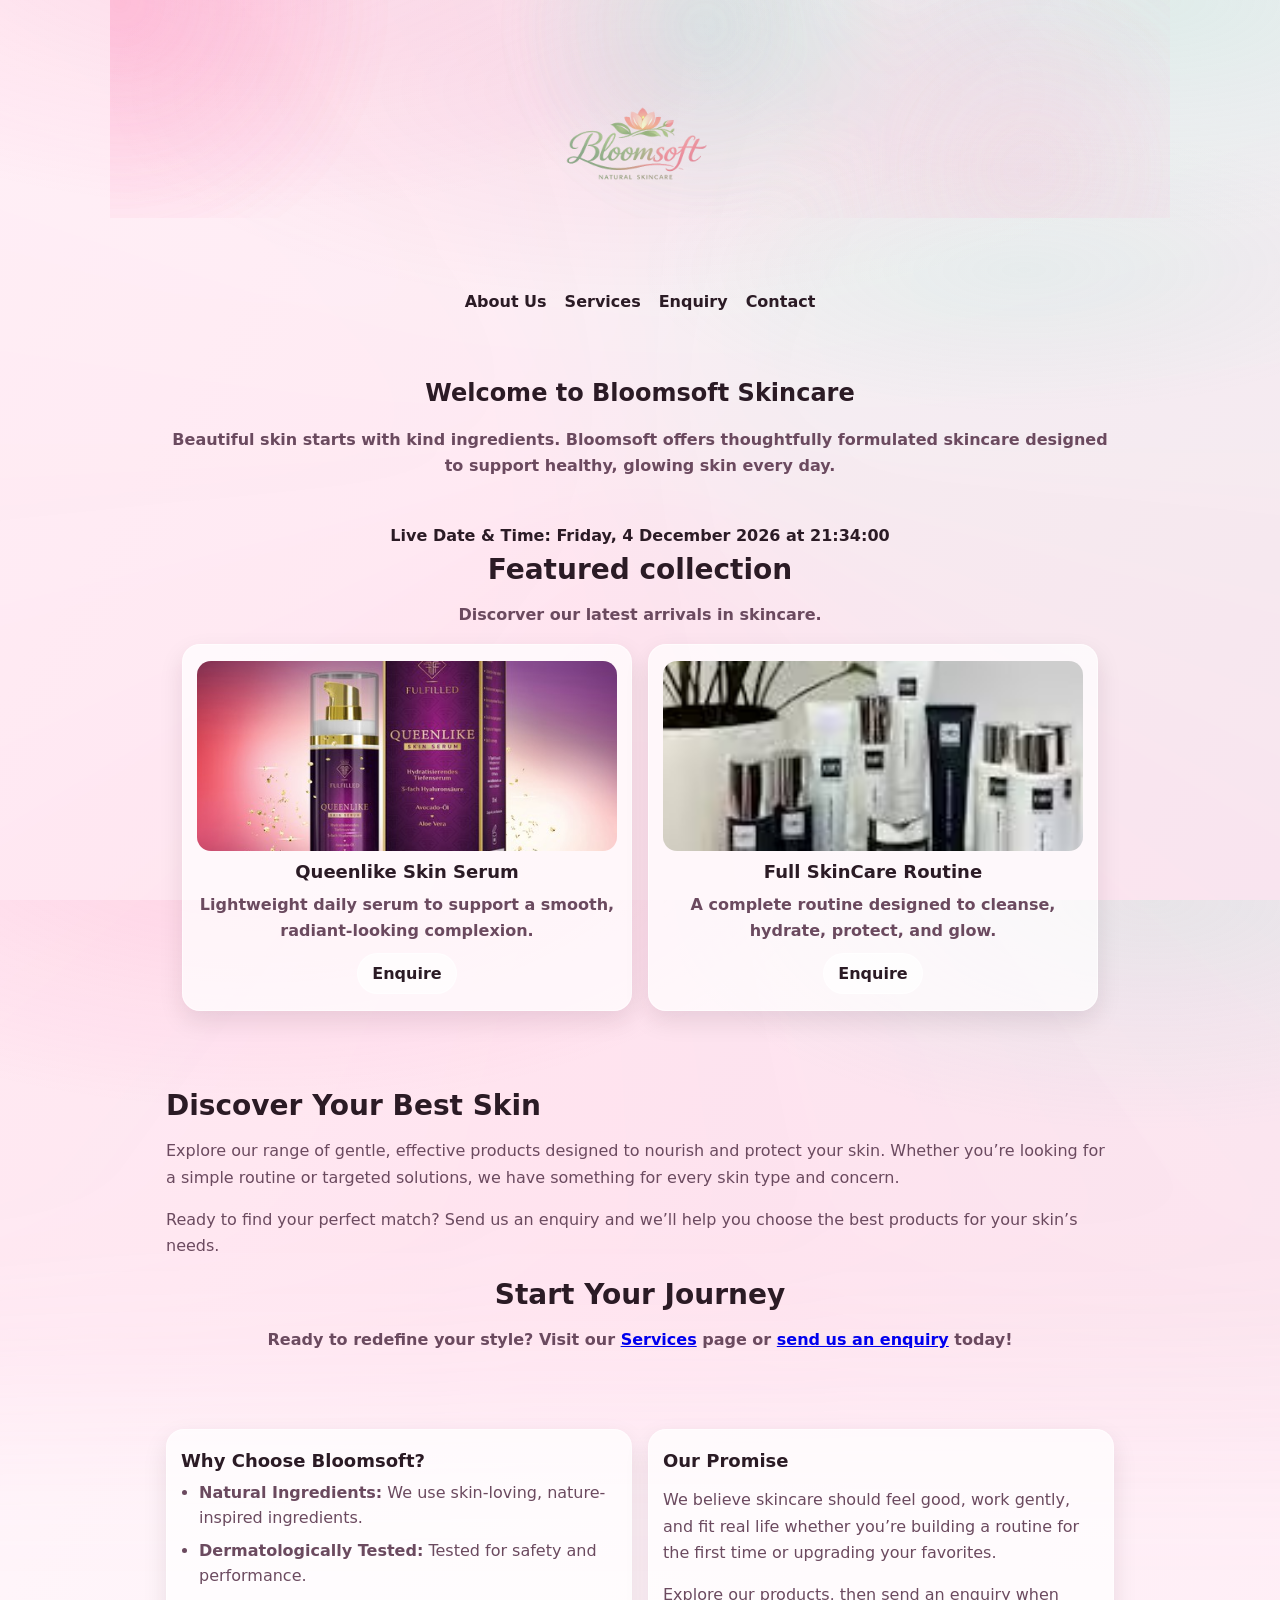
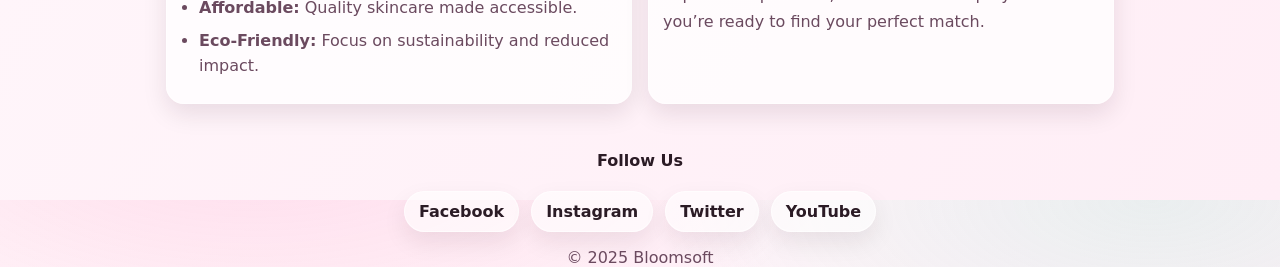
<file: index.html>
<!DOCTYPE html>
<html lang="en">
<head>
   <meta charset="UTF-8">
    <meta name="viewport" content="width=device-width, initial-scale=1.0">
    <meta name="description" content="in Polokwane. Phone:065 982 6078,Email : support@bloomsoftskincare.com . Find us at Bloomsoft  Skincare.">
    <meta name="keywords" content="contact Bloomsoft  Skincare, Polokwane, phone, email, address,Bloomsoft  Skincare enquiry, South Africa">
    <title> Bloomsoft  Skincare </title>
    <link rel="stylesheet" href="./CSS/style.css">
    <link rel="stylesheet" href="../CSS/style.css">
</head>
<body>

  <header>
     <div class="page-bg" aria-hidden="true"></div>

      <!-- Logo -->
  
  <img src="./Assests/logo.png" alt=" Bloomsoft" width="200">
  
  <!-- Navigation (shared header links) -->
  <nav class="top-nav" aria-label="Primary">
     <div style="text-align:center;">
         <h2 style="margin-top:18px; color: var(--primary);"></h2>
        <ul style="list-style:none; padding-left:0; display:flex; flex-wrap:wrap; justify-content:center; gap:10px; margin:0;">
      <li><a href="pages/about.html">About Us</a></li>
      <li><a href="pages/services.html">Services</a></li>
      <li><a href="pages/enquiry.html">Enquiry</a></li>
      <li><a href="pages/contact.html">Contact</a></li>
    </ul>
  </div>
  </nav>

  <div class="skin-glow" aria-hidden="true"></div>
  <div class="bubbles" aria-hidden="true">
   
  </div>
</header>


<!-- Hero Heading -->
     <main>

    <section>
        <strong>
        <h1 style="text-align:center;">Welcome to Bloomsoft Skincare</h1>
        <p style="text-align:center; margin-top:6px;">
            Beautiful skin starts with kind ingredients. Bloomsoft offers thoughtfully formulated skincare designed to support healthy, glowing skin every day.</p>
            <section class="featured" style="text-align: center;">
                 <div class="info-item" style="text-align:center; margin-top:12px;">
                  <strong>Live Date &amp; Time:</strong>
                  <span id="contactDateTime" style="font-weight: 600;"></span>
                  </div>
               <h2>Featured collection</h2>
            

               <p>Discorver our latest arrivals in skincare.</p>

               <!-- Latest arrivals (2 featured products) -->
               <div class="columns featured-products" style="margin-top:14px;">
                 <div class="product-card">
                   <img src="./Assests/QUEENLIKE SKIN SERUM.jpg" alt="Queenlike Skin Serum" class="product-img">

                   <h3 class="product-title">Queenlike Skin Serum</h3>
                   <p class="product-desc">Lightweight daily serum to support a smooth, radiant-looking complexion.</p>
                   <a class="product-link" href="pages/enquiry.html">Enquire</a>
                 </div>

                 <div class="product-card">
                   <img src="./Assests/Full SkinCare Routine.avif" alt="Full SkinCare Routine" class="product-img">

                   <h3 class="product-title">Full SkinCare Routine</h3>
                   <p class="product-desc">A complete routine designed to cleanse, hydrate, protect, and glow.</p>
                   <a class="product-link" href="pages/enquiry.html">Enquire</a>
                 </div>
               </div>


               
   
              </section>
        </strong>
    </section>
   
    </main>

    <!-- Call to Action -->
     <section>
    <h2>Discover Your Best Skin</h2>
    <p>Explore our range of gentle, effective products designed to nourish and protect your skin. Whether you’re looking for a simple routine or targeted solutions, we have something for every skin type and concern.</p>
    <p>Ready to find your perfect match? Send us an enquiry and we’ll help you choose the best products for your skin’s needs.</p>
     <strong>
        <h2 style="text-align:center; margin-top:18px;">Start Your Journey</h2>
        <p style="text-align:center;">
            Ready to redefine your style? Visit our <a href="pages/services.html">Services</a> page
            or <a href="pages/enquiry.html">send us an enquiry</a> today!
        </p>
        </strong>
     </section>

  <section>

    <div class="columns">
      <div>
        <h3>Why Choose Bloomsoft?</h3>
        <ul>
          <li><strong>Natural Ingredients:</strong> We use skin-loving, nature-inspired ingredients.</li>
          <li><strong>Dermatologically Tested:</strong> Tested for safety and performance.</li>
          <li><strong>Affordable:</strong> Quality skincare made accessible.</li>
          <li><strong>Eco-Friendly:</strong> Focus on sustainability and reduced impact.</li>
        </ul>
      </div>

      <div>
        <h3>Our Promise</h3>
        <p>We believe skincare should feel good, work gently, and fit real life whether you’re building a routine for the first time or upgrading your favorites.</p>
        <p>Explore our products, then send an enquiry when you’re ready to find your perfect match.</p>
      </div>
    </div>
  </section>


     <div style="text-align:center;">
  <div class="social">
                <h4>Follow Us</h4>
                <div class="social-links" style="justify-content:center;">
                    <a href="https://facebook.com">Facebook</a>
                    <a href="https://instagram.com" class="instagram">Instagram</a>
                    <a href="https://twitter.com" class="twitter">Twitter</a>
                    <a href="https://youtube.com" class="youtube">YouTube</a>
                </div>
            </div>
      </div>

  <footer>
    <p>&copy; 2025 Bloomsoft</p>
  </footer>
  <script src="./JS/app.js"></script>
</body>
</html>
</file>
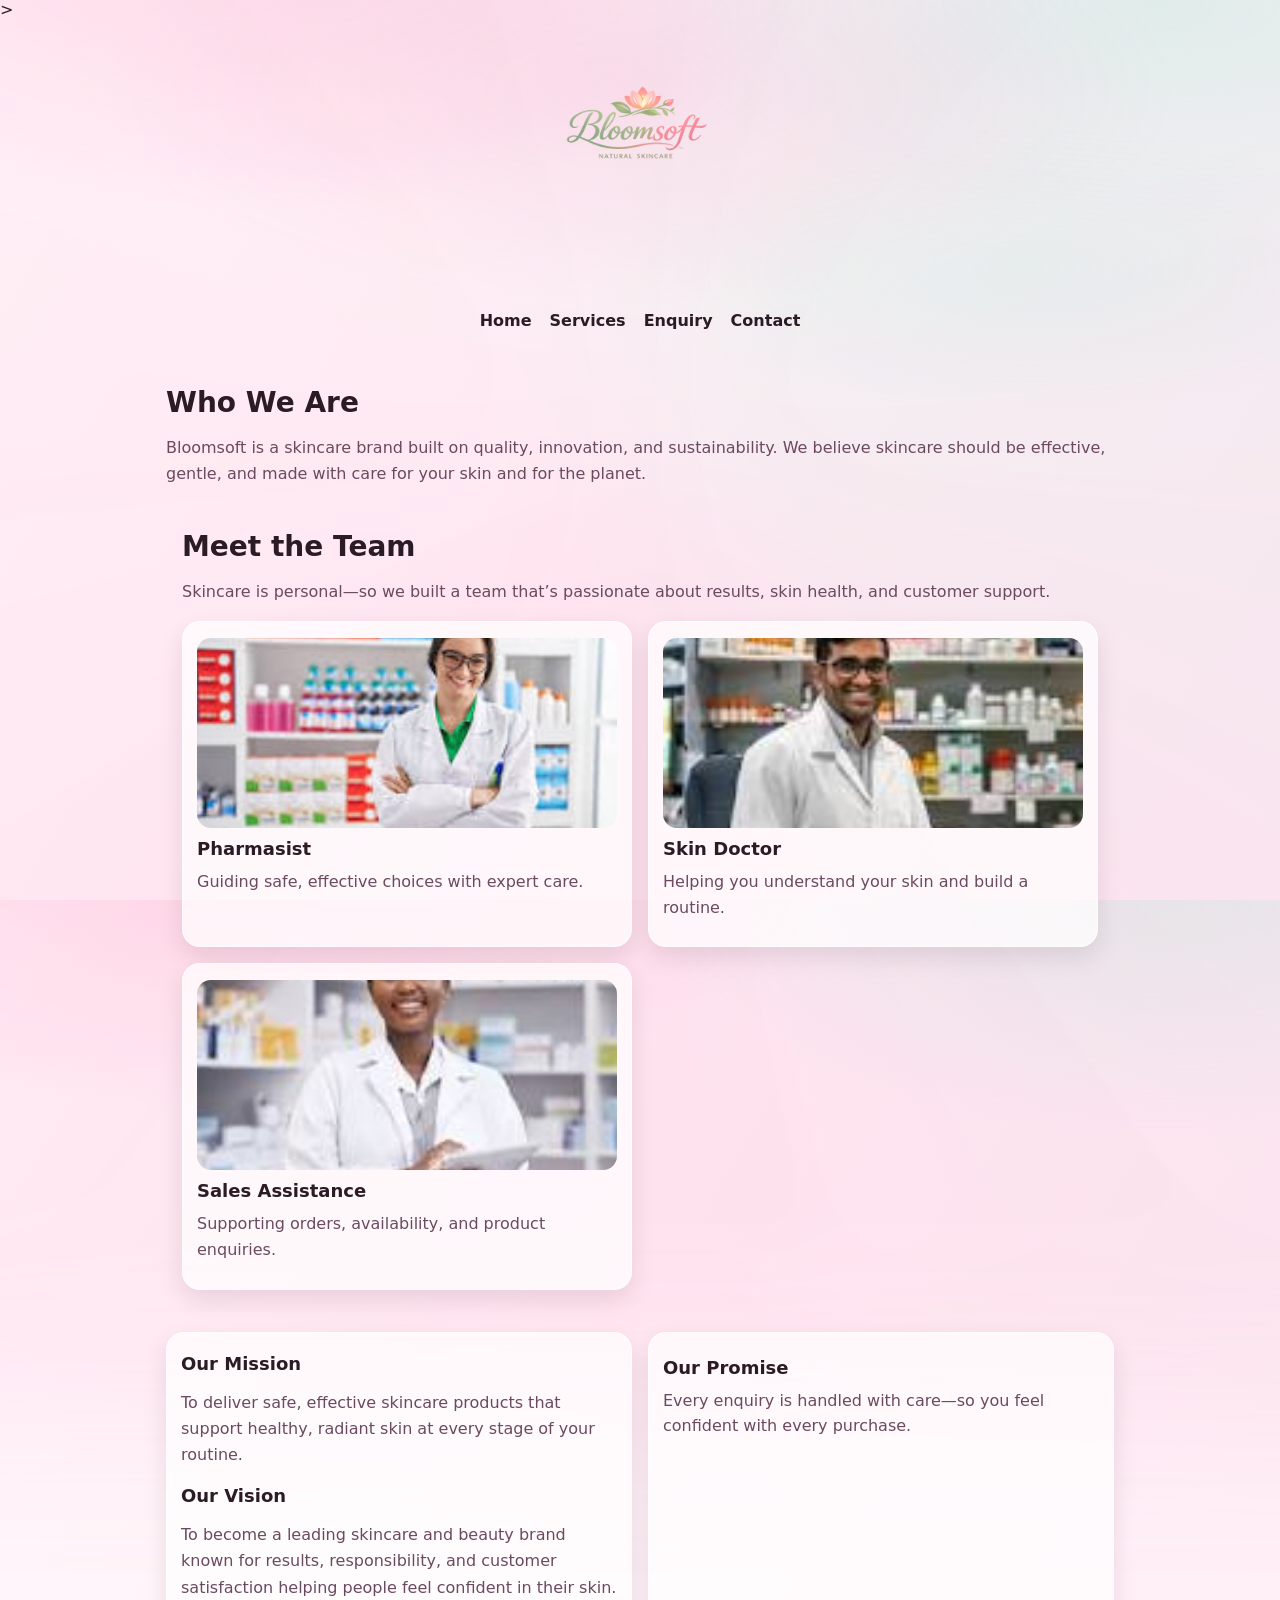
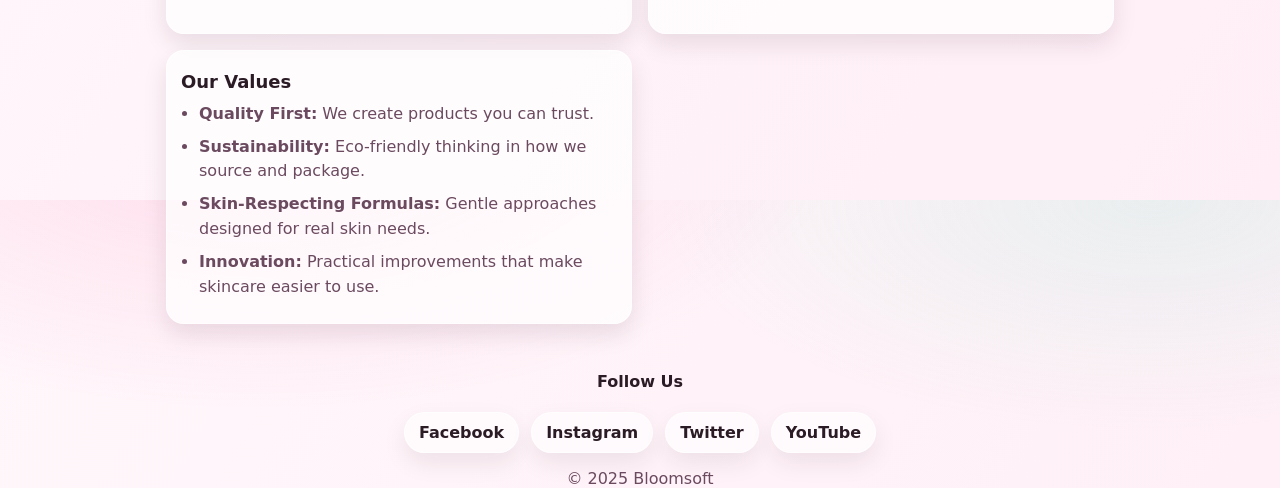
<file: pages/about.html>
<!DOCTYPE html>
<html lang="en">
<head>
> <meta charset="UTF-8">
    <meta name="viewport" content="width=device-width, initial-scale=1.0">
    <meta name="description" content="in Polokwane. Phone:065 982 6078,Email : support@bloomsoftskincare.com . Find us at Bloomsoft  Skincare.">
    <meta name="keywords" content="contact Bloomsoft  Skincare, Polokwane, phone, email, address,Bloomsoft  Skincare enquiry, South Africa">
    <title>ABOUT Us - Bloomsoft  Skincare</title>
    <link rel="stylesheet" href="../CSS/style.css">

  
</head>
<body>
      <!-- Logo -->
  
  <img src="../Assests/logo.png" alt=" Bloomsoft" width="200">

  </div>
  <header>
    
      <!-- Navigation -->
      <nav>
        <div style="text-align:center;">
         <h2 style="margin-top:18px; color: var(--primary);"></h2>
        <ul style="list-style:none; padding-left:0; display:flex; flex-wrap:wrap; justify-content:center; gap:10px; margin:0;">
        <li><a href="../index.html">Home</a></li>
       
        <li><a href="services.html">Services</a></li>
        <li><a href="enquiry.html">Enquiry</a></li>
        <li><a href="contact.html">Contact</a></li>
      </ul>
    </nav> 
   
</header>
  <section>
    <h2>Who We Are</h2>
    <p>Bloomsoft is a skincare brand built on quality, innovation, and sustainability. We believe skincare should be effective, gentle, and made with care for your skin and for the planet.</p>

      <section>
    <h2>Meet the Team</h2>
    <p>Skincare is personal—so we built a team that’s passionate about results, skin health, and customer support.</p>

    <div class="columns">
      <div>
        <img src="../Assests/Pharmasist.jpg" alt="Pharmasist" class="product-img">
        <h3 class="product-title" style="margin-top:10px;">Pharmasist</h3>
        <p class="product-desc">Guiding safe, effective choices with expert care.</p>
      </div>

      <div>
        <img src="../Assests/SKIN DOCTOR.jpg" alt="Skin Doctor" class="product-img">
        <h3 class="product-title" style="margin-top:10px;">Skin Doctor</h3>
        <p class="product-desc">Helping you understand your skin and build a routine.</p>
      </div>

      <div>
        <img src="../Assests/SALE ASSISTANCE.jpg" alt="Sales Assistance" class="product-img">
        <h3 class="product-title" style="margin-top:10px;">Sales Assistance</h3>
        <p class="product-desc">Supporting orders, availability, and product enquiries.</p>
      </div>

    
    </div>
  </section>
    <div class="columns">
      <div>
        <h3>Our Mission</h3>
        <p>To deliver safe, effective skincare products that support healthy, radiant skin at every stage of your routine.</p>

        <h3>Our Vision</h3>
        <p>To become a leading skincare and beauty brand known for results, responsibility, and customer satisfaction helping people feel confident in their skin.</p>
      </div>
  <div>
        <h3 style="margin-top:8px;">Our Promise</h3>
        <p class="product-desc">Every enquiry is handled with care—so you feel confident with every purchase.</p>
      </div>
      <div>
        <h3>Our Values</h3>
        <ul>
          <li><strong>Quality First:</strong> We create products you can trust.</li>
          <li><strong>Sustainability:</strong> Eco-friendly thinking in how we source and package.</li>
          <li><strong>Skin-Respecting Formulas:</strong> Gentle approaches designed for real skin needs.</li>
          <li><strong>Innovation:</strong> Practical improvements that make skincare easier to use.</li>
        </ul>
      </div>
    </div>
  </section>



<div style="text-align:center;">
    <div class="social">
                <h4>Follow Us</h4>
                <div class="social-links" style="justify-content:center;">
                    <a href="https://facebook.com">Facebook</a>
                    <a href="https://instagram.com" class="instagram">Instagram</a>
                    <a href="https://twitter.com" class="twitter">Twitter</a>
                    <a href="https://youtube.com" class="youtube">YouTube</a>
                </div>
            </div>
  </div>

  <footer>
    <p>&copy; 2025 Bloomsoft</p>
  </footer>

  <script src="../JS/app.js"></script>
</body>
</html>
</file>
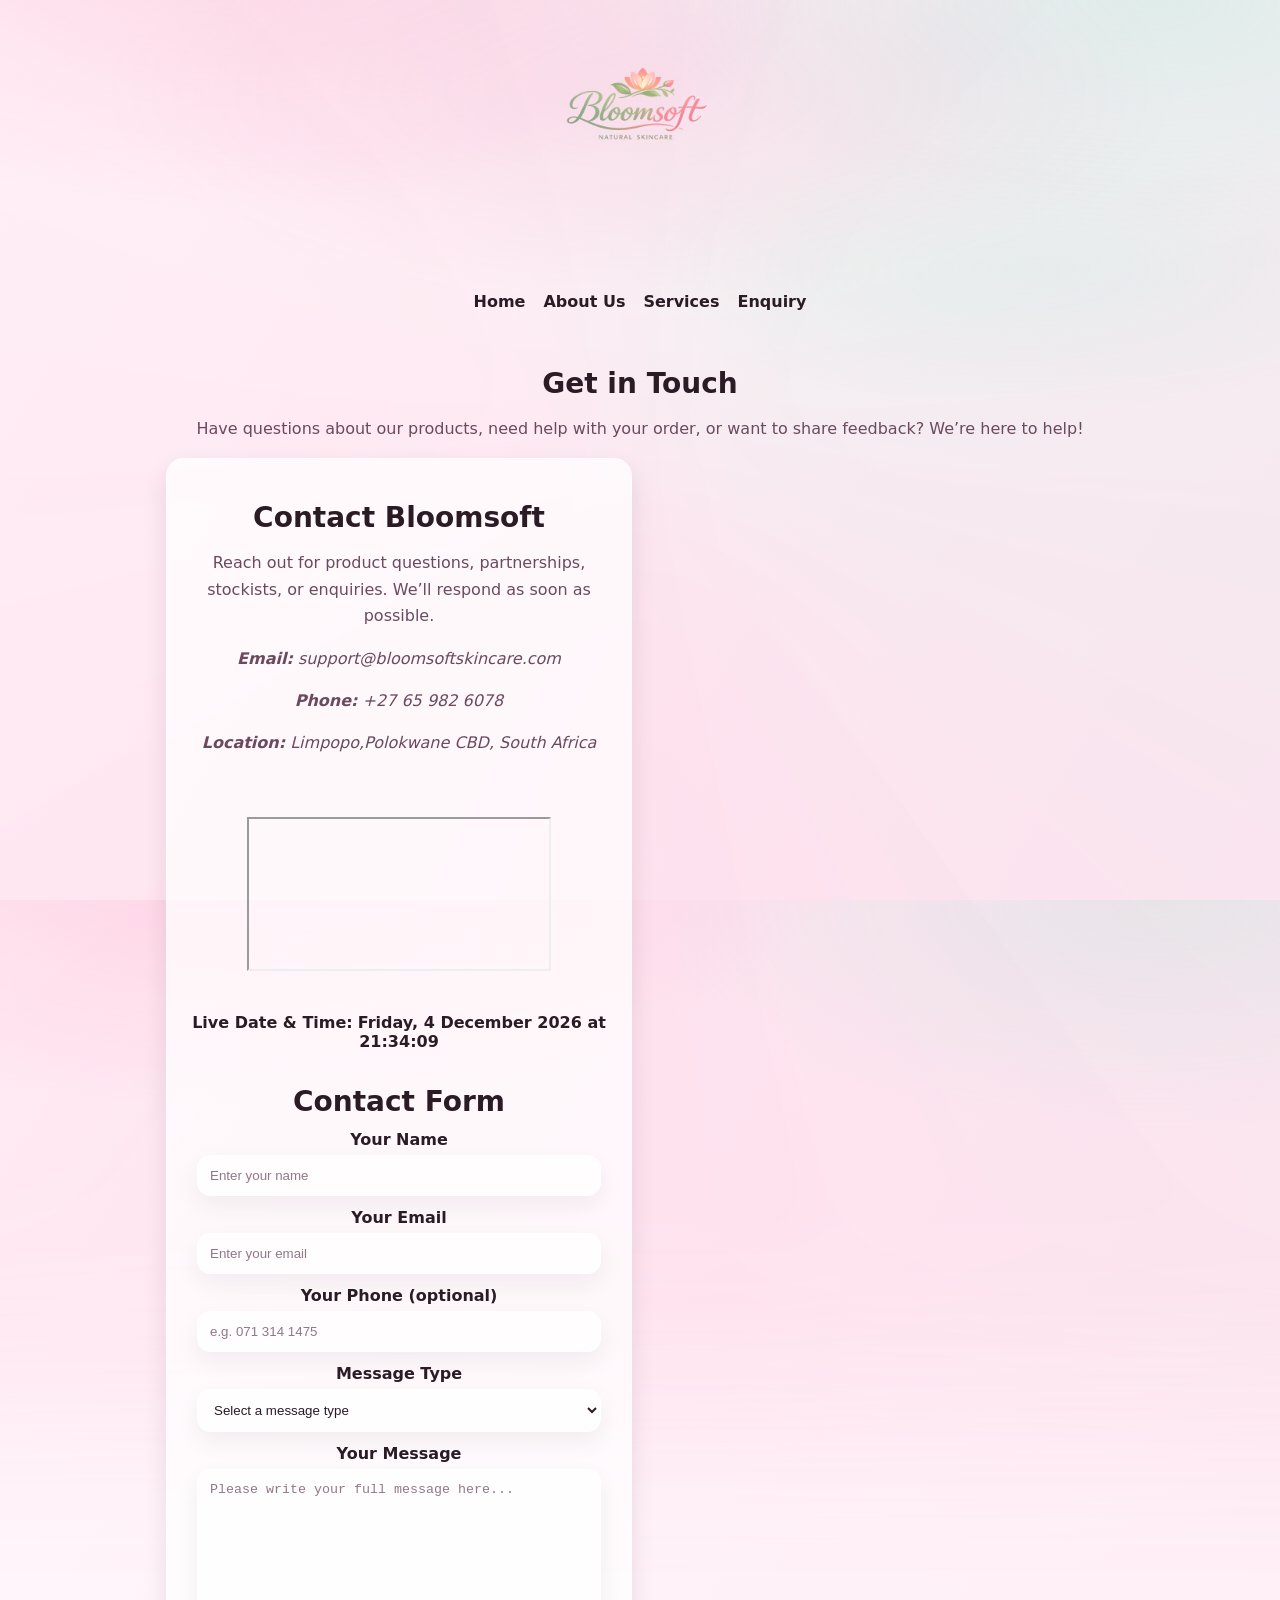
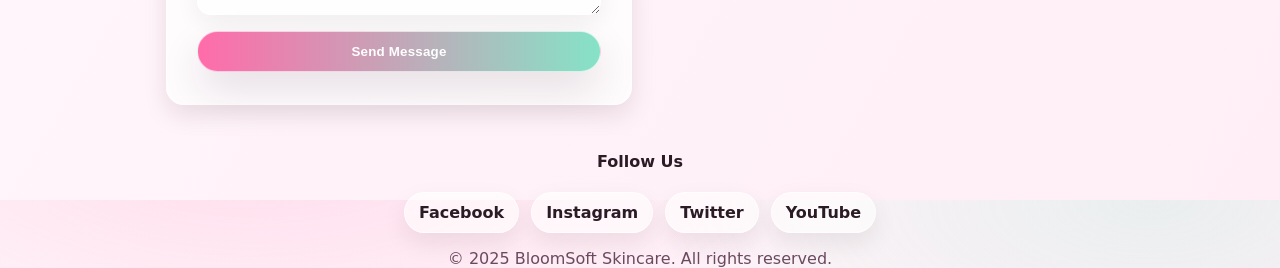
<file: pages/contact.html>
<!DOCTYPE html>
<html lang="en">
<head>
    <meta charset="UTF-8">
    <meta name="viewport" content="width=device-width, initial-scale=1.0">
    <meta name="description" content="in Polokwane. Phone:065 982 6078,Email : support@bloomsoftskincare.com . Find us at Bloomsoft  Skincare.">
    <meta name="keywords" content="contact Bloomsoft  Skincare, Polokwane, phone, email, address,Bloomsoft  Skincare enquiry, South Africa">
    <title>Contact Us - Bloomsoft  Skincare</title>
    <link rel="stylesheet" href="../CSS/style.css">
</head>

<body>
      <!-- Logo -->
  
  <img src="../Assests/logo.png" alt=" Bloomsoft" width="200">

  </div>
  <header>
    
    
  <!-- Navigation -->
    <nav>
<div style="text-align:center;">
         <h2 style="margin-top:18px; color: var(--primary);"></h2>
        <ul style="list-style:none; padding-left:0; display:flex; flex-wrap:wrap; justify-content:center; gap:10px; margin:0;">
        <li><a href="../index.html">Home</a></li>
        <li><a href="about.html">About Us</a></li>
        <li><a href="services.html">Services</a></li>
        <li><a href="enquiry.html">Enquiry</a></li>
     
      </ul>
    </nav>
  </header>
   <main>
    <div style="text-align:center;">
    
    <section>
      <h2>Get in Touch</h2>
      <p>Have questions about our products, need help with your order, or want to share feedback? We’re here to help!</p>

      <div class="columns">
        <div>
        
  <section id="contact">

    <h2>Contact Bloomsoft</h2>
    <p>Reach out for product questions, partnerships, stockists, or enquiries. We’ll respond as soon as possible.</p>

    <address>
      <p><strong>Email:</strong> support@bloomsoftskincare.com</p>
      <p><strong>Phone:</strong> +27 65 982 6078</p>
      <p><strong>Location:</strong> Limpopo,Polokwane CBD, South Africa</p>
    </address>
  </section>
   <section class="map">
            <iframe src="https://www.google.com/maps/embed?pb=!1m14!1m12!1m3!1d7295.0497693911775!2d29.448552003012054!3d-23.906460751151496!2m3!1f0!2f0!3f0!3m2!1i1024!2i768!4f13.1!5e0!3m2!1sen!2sie!4v1755594076494!5m2!1sen!2sie" allowfullscreen="" loading="lazy" referrerpolicy="no-referrer-when-downgrade"></iframe>
        </section>
         <div class="info-item" style="text-align:center; margin-top:12px;">
        <strong>Live Date &amp; Time:</strong>
        <span id="contactDateTime" style="font-weight: 600;"></span>
      </div>
    <section class="contact-form">
            <h2>Contact Form</h2>
            <form id="contact-form" action="/api/contact" method="post" autocomplete="on" novalidate>
                <div class="form-group">
                    <label for="name">Your Name</label>
                    <input type="text" id="name" name="name" placeholder="Enter your name" required minlength="2" autocomplete="name" />
                </div>
                <div class="form-group">
                    <label for="email">Your Email</label>
                    <input type="email" id="email" name="email" placeholder="Enter your email" required autocomplete="email" />
                </div>
                <div class="form-group">
                    <label for="phone">Your Phone (optional)</label>
                    <input type="tel" id="phone" name="phone" placeholder="e.g. 071 314 1475" inputmode="tel" autocomplete="tel" />
                </div>
                <div class="form-group">
                    <label for="contact-type">Message Type</label>
                    <select id="contact-type" name="messageType" required>
                        <option value="">Select a message type</option>
                        <option value="general">General message</option>
                        <option value="volunteer">Volunteer</option>
                        <option value="sponsor">Sponsor</option>
                    </select>
                </div>
                <div class="form-group">
                    <label for="message">Your Message</label>
                    <textarea id="message" name="message" rows="8" placeholder="Please write your full message here..." required minlength="10"></textarea>
                </div>
                <button type="submit" name="button">Send Message</button>
            </form>
        </section>
      </div>
  </main>
   <div style="text-align:center;">
             <div class="social">
                <h4>Follow Us</h4>
                <div class="social-links" style="justify-content:center;">
                    <a href="https://facebook.com">Facebook</a>
                    <a href="https://instagram.com" class="instagram">Instagram</a>
                    <a href="https://twitter.com" class="twitter">Twitter</a>
                    <a href="https://youtube.com" class="youtube">YouTube</a>
                </div>
             </div>      
    </div>




  <footer>
    <p>&copy; 2025 BloomSoft Skincare. All rights reserved.</p>
  </footer>
  <script src="../JS/app.js"></script>
</body>
</html>
</file>
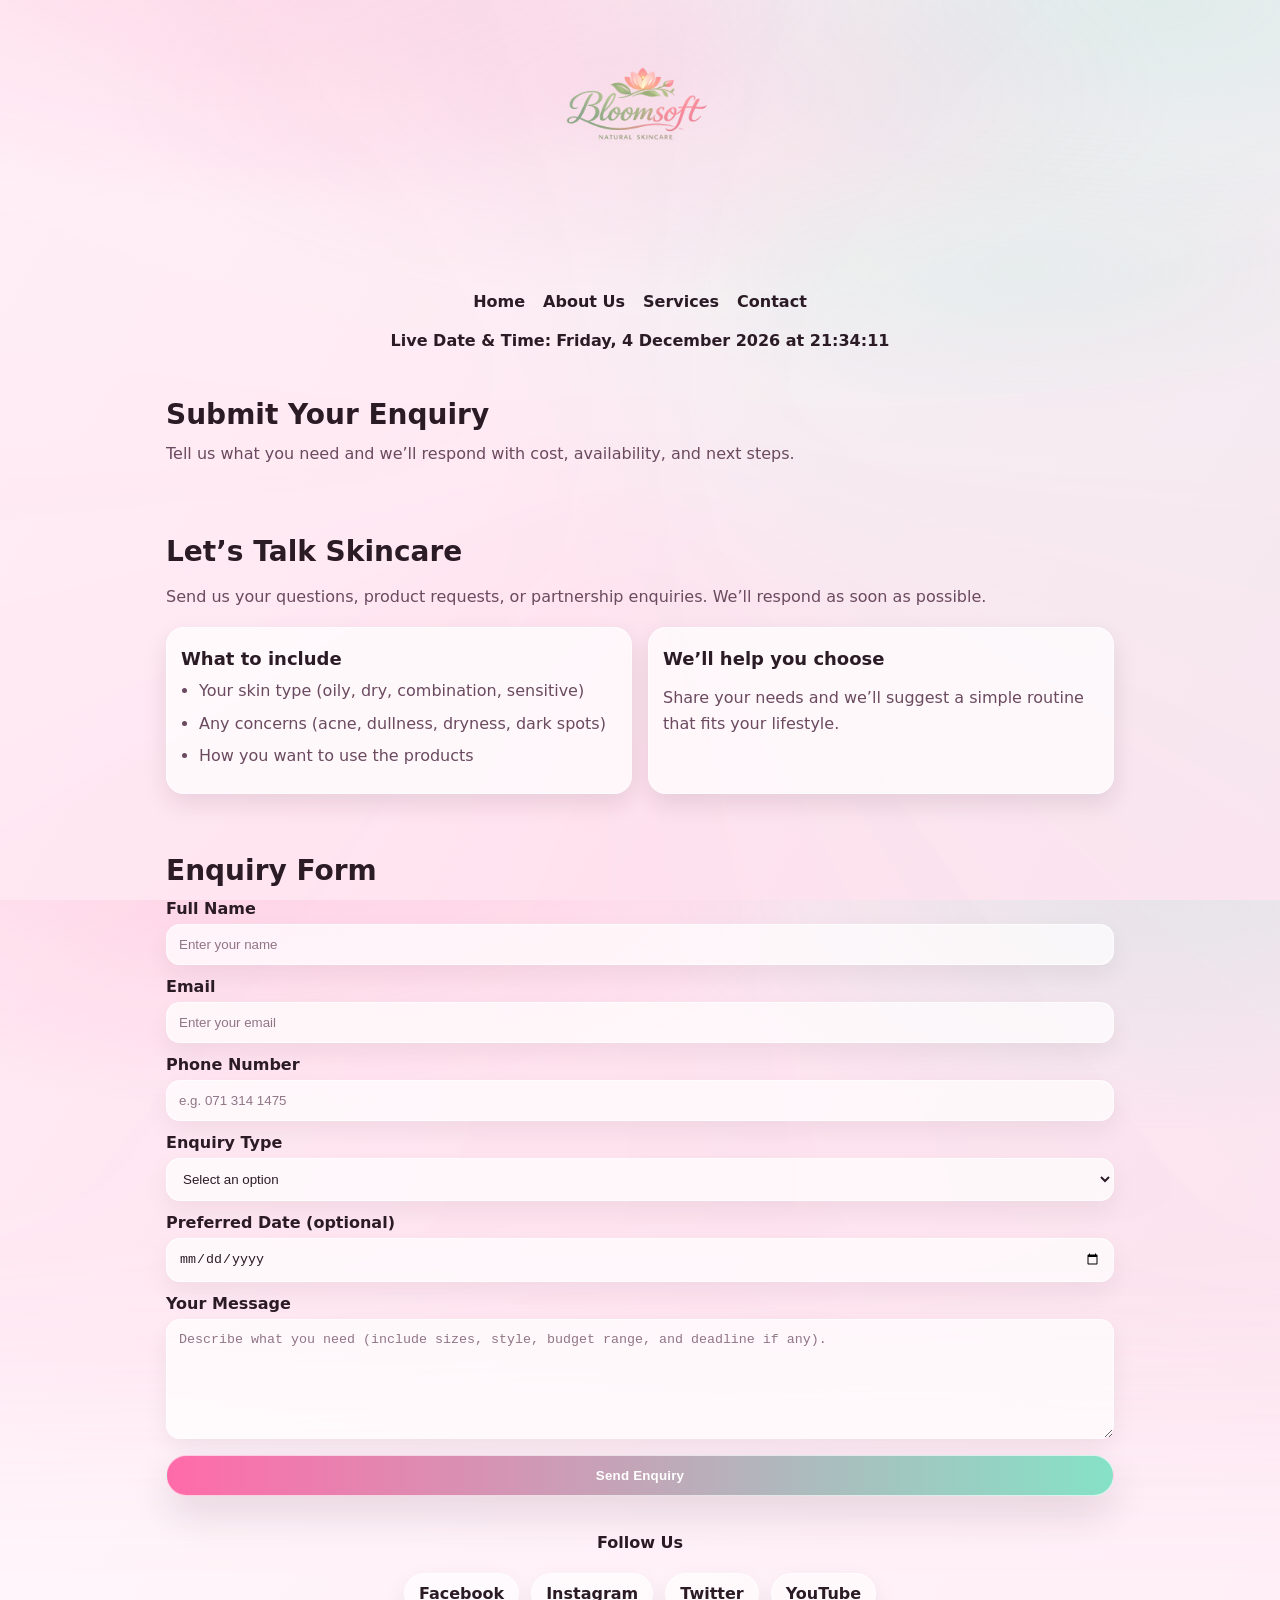
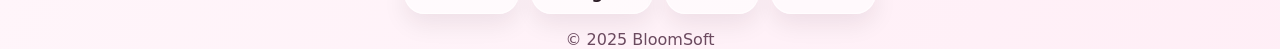
<file: pages/enquiry.html>
<!DOCTYPE html>
<html lang="en">
<head>
 <meta charset="UTF-8">
    <meta name="viewport" content="width=device-width, initial-scale=1.0">
    <meta name="description" content="in Polokwane. Phone:065 982 6078,Email : support@bloomsoftskincare.com . Find us at Bloomsoft  Skincare.">
    <meta name="keywords" content="contact Bloomsoft  Skincare, Polokwane, phone, email, address,Bloomsoft  Skincare enquiry, South Africa">
    <title>ENQURIY - Bloomsoft  Skincare</title>
    <link rel="stylesheet" href="../CSS/style.css">
</head>

<body>
      <!-- Logo -->
  
  <img src="../Assests/logo.png" alt=" Bloomsoft" width="200">
 
  </div>

<header>
   
      <!-- Navigation -->
    <nav>
       <div style="text-align:center;">
         <h2 style="margin-top:18px; color: var(--primary);"></h2>
        <ul style="list-style:none; padding-left:0; display:flex; flex-wrap:wrap; justify-content:center; gap:10px; margin:0;">
        <li><a href="../index.html">Home</a></li>
        <li><a href="about.html">About Us</a></li>
        <li><a href="services.html">Services</a></li>
      
        <li><a href="contact.html">Contact</a></li>
      </ul>
    </nav>
     <div class="info-item" style="text-align:center; margin-top:12px;">
        <strong>Live Date &amp; Time:</strong>
        <span id="contactDateTime" style="font-weight: 600;"></span>
      </div>
    

</header>

<main>
    <section class="contact-info reveal-on-load">
      <h2>Submit Your Enquiry</h2>

      <p style="margin-top:0;">
        Tell us what you need and we’ll respond with cost, availability, and next steps.
      </p>

    
    </section>
  <section>
    <h2>Let’s Talk Skincare</h2>
    <p>Send us your questions, product requests, or partnership enquiries. We’ll respond as soon as possible.</p>

    <div class="columns">
      <div>
        <h3>What to include</h3>
        <ul>
          <li>Your skin type (oily, dry, combination, sensitive)</li>
          <li>Any concerns (acne, dullness, dryness, dark spots)</li>
          <li>How you want to use the products</li>
        </ul>
      </div>

      <div>
        <h3>We’ll help you choose</h3>
        <p>Share your needs and we’ll suggest a simple routine that fits your lifestyle.</p>
      </div>
    </div>
  </section>
  <section class="contact-form">
      <h2>Enquiry Form</h2>

      <form id="enquiryForm" action="/api/enquiry" method="post" autocomplete="on" novalidate>
        <div class="form-group">
          <label for="enquiry-name">Full Name</label>
          <input
            type="text"
            id="enquiry-name"
            name="name"
            placeholder="Enter your name"
            required
            minlength="2"
            autocomplete="name"
          />
          <div id="enquiry-name-error" style="display:none; color:#d81b60; font-weight:600;">Please enter at least 2 characters.</div>
        </div>

        <div class="form-group">
          <label for="enquiry-email">Email</label>
          <input
            type="email"
            id="enquiry-email"
            name="email"
            placeholder="Enter your email"
            required
            autocomplete="email"
          />
          <div id="enquiry-email-error" style="display:none; color:#d81b60; font-weight:600;">Please enter a valid email address.</div>
        </div>

        <div class="form-group">
          <label for="enquiry-phone">Phone Number</label>
          <input
            type="tel"
            id="enquiry-phone"
            name="phone"
            placeholder="e.g. 071 314 1475"
            required
            inputmode="tel"
            autocomplete="tel"
            pattern="[0-9\-\+\s]{10,}"
          />
          <div id="enquiry-phone-error" style="display:none; color:#d81b60; font-weight:600;">Please enter a valid phone number (at least 10 digits).</div>
        </div>

        <div class="form-group">
          <label for="enquiry-type">Enquiry Type</label>
          <select id="enquiry-service" name="service" required>
            <option value="">Select an option</option>
            <option value="services">Services (consultation/custom design)</option>
            <option value="products">Products (availability + pricing)</option>
            <option value="volunteer">Volunteer</option>
            <option value="sponsor">Sponsor</option>
          </select>
          <div id="enquiry-service-error" style="display:none; color:#d81b60; font-weight:600;">Please select an enquiry type.</div>
        </div>

        <div class="form-group">
          <label for="enquiry-date">Preferred Date (optional)</label>
          <input type="date" id="enquiry-date" name="date" autocomplete="off" />
        </div>

        <div class="form-group">
          <label for="enquiry-message">Your Message</label>
          <textarea
            id="enquiry-message"
            name="message"
            rows="6"
            placeholder="Describe what you need (include sizes, style, budget range, and deadline if any)."
            required
            minlength="10"
          ></textarea>
          <div id="enquiry-message-error" style="display:none; color:#d81b60; font-weight:600;">Please enter at least 10 characters.</div>
        </div>

        <button type="submit" name="button">Send Enquiry</button>

        <div id="enquiry-success" style="display:none; margin-top:14px; color: #2e7d32; font-weight: 700;">
          Thanks! Your enquiry has been sent successfully.
        </div>
      </form>
    </section>

</main>

<div style="text-align:center;">
             <div class="social">
                <h4>Follow Us</h4>
                <div class="social-links" style="justify-content:center;">
                    <a href="https://facebook.com">Facebook</a>
                    <a href="https://instagram.com" class="instagram">Instagram</a>
                    <a href="https://twitter.com" class="twitter">Twitter</a>
                    <a href="https://youtube.com" class="youtube">YouTube</a>
                </div>
            </div>
</div>
<footer>
    <p>&copy; 2025 BloomSoft</p>
</footer>

  <script src="../JS/app.js"></script>
</body>
</html>
</file>
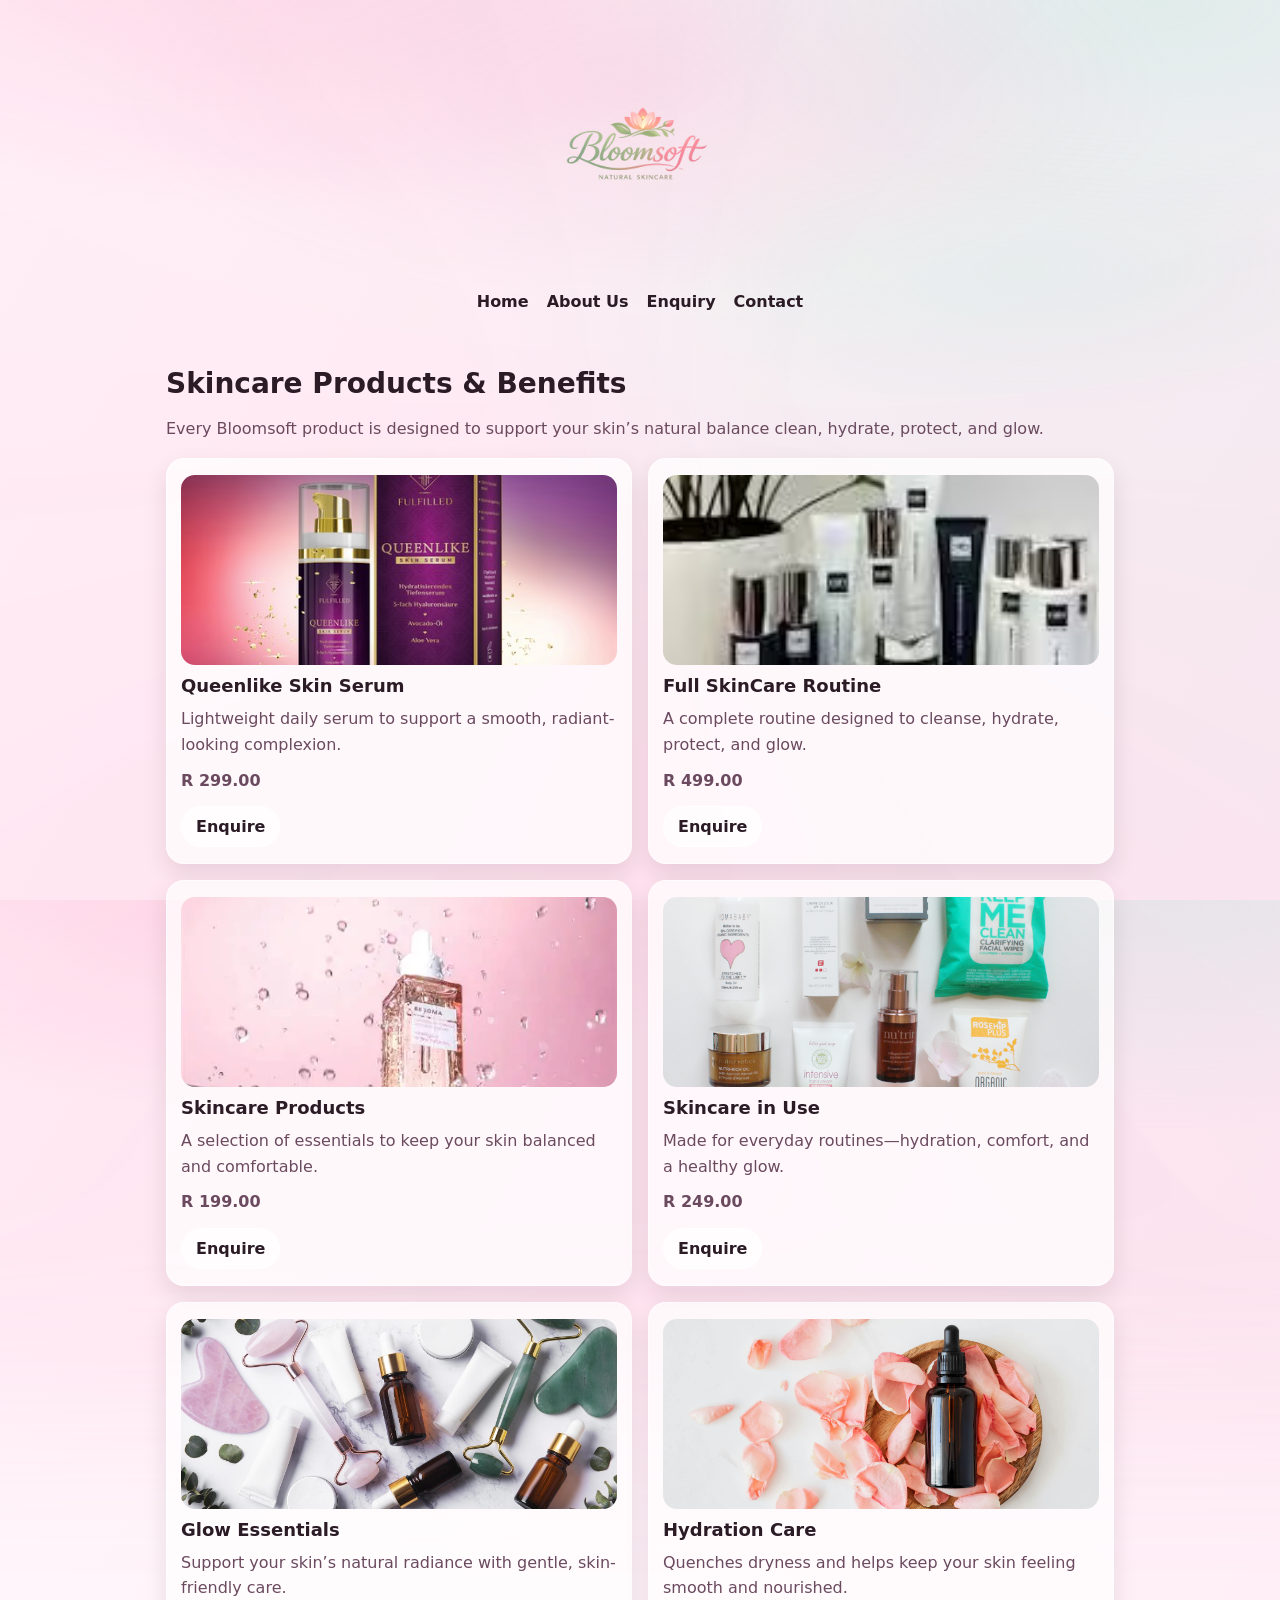
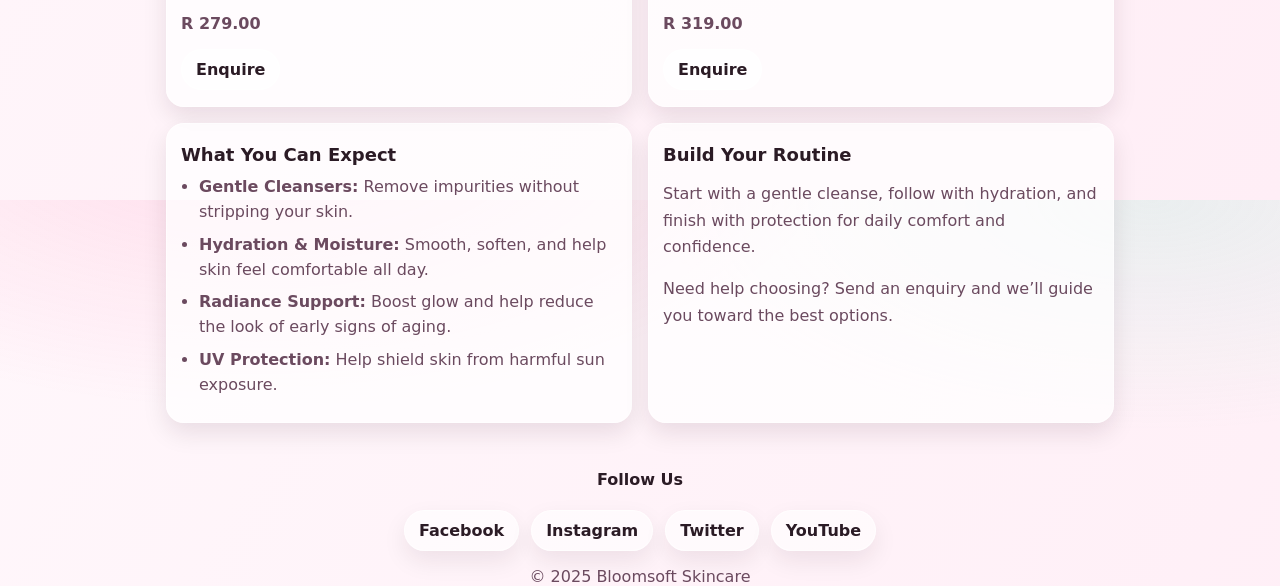
<file: pages/services.html>
<!DOCTYPE html>
<html lang="en">
<head>
  
  <meta charset="UTF-8">
  <meta name="viewport" content="width=device-width, initial-scale=1.0">
  <title>Services - Bloomsoft Business</title>
  <link rel="stylesheet" href="../CSS/style.css">
</head>
<body>

  <header>
        <!-- Logo -->
  
  <img src="../Assests/logo.png" alt=" Bloomsoft" width="200">

    
      <!-- Navigation -->
    <nav>
      <div style="text-align:center;">
         <h2 style="margin-top:18px; color: var(--primary);"></h2>
        <ul style="list-style:none; padding-left:0; display:flex; flex-wrap:wrap; justify-content:center; gap:10px; margin:0;">
        <li><a href="../index.html">Home</a></li>
        <li><a href="about.html">About Us</a></li>

        <li><a href="enquiry.html">Enquiry</a></li>
        <li><a href="contact.html">Contact</a></li>
      </ul>
    </nav>
  </header>


  <section>
   
    <h2>Skincare Products & Benefits</h2>
    <p>Every Bloomsoft product is designed to support your skin’s natural balance clean, hydrate, protect, and glow.</p>

    <div class="columns featured-products" style="margin-top:16px;">
      <div class="product-card">
        <img src="../Assests/QUEENLIKE SKIN SERUM.jpg" alt="Queenlike Skin Serum" class="product-img">
        <h3 class="product-title">Queenlike Skin Serum</h3>
        <p class="product-desc">Lightweight daily serum to support a smooth, radiant-looking complexion.</p>
        <p class="product-price" style="margin:0 0 12px; font-weight:900;">R 299.00</p>
        <a class="product-link" href="enquiry.html">Enquire</a>
      </div>

      <div class="product-card">
        <img src="../Assests/Full SkinCare Routine.avif" alt="Full SkinCare Routine" class="product-img">
        <h3 class="product-title">Full SkinCare Routine</h3>
        <p class="product-desc">A complete routine designed to cleanse, hydrate, protect, and glow.</p>
        <p class="product-price" style="margin:0 0 12px; font-weight:900;">R 499.00</p>
        <a class="product-link" href="enquiry.html">Enquire</a>
      </div>

      <div class="product-card">
        <img src="../Assests/MOISTURISER.webp" alt="Skincare Products" class="product-img">
        <h3 class="product-title">Skincare Products</h3>
        <p class="product-desc">A selection of essentials to keep your skin balanced and comfortable.</p>
        <p class="product-price" style="margin:0 0 12px; font-weight:900;">R 199.00</p>
        <a class="product-link" href="enquiry.html">Enquire</a>
      </div>

      <div class="product-card">
        <img src="../Assests/MAKE IP KIT.jpg" alt="Skincare in use" class="product-img">
        <h3 class="product-title">Skincare in Use</h3>
        <p class="product-desc">Made for everyday routines—hydration, comfort, and a healthy glow.</p>
        <p class="product-price" style="margin:0 0 12px; font-weight:900;">R 249.00</p>
        <a class="product-link" href="enquiry.html">Enquire</a>
      </div>

      <div class="product-card">
        <img src="../Assests/OIL SERUM.jpg" alt="WEDE" class="product-img">
        <h3 class="product-title">Glow Essentials</h3>
        <p class="product-desc">Support your skin’s natural radiance with gentle, skin-friendly care.</p>
        <p class="product-price" style="margin:0 0 12px; font-weight:900;">R 279.00</p>
        <a class="product-link" href="enquiry.html">Enquire</a>
      </div>

      <div class="product-card">
        <img src="../Assests/SUNSCREEN.jpg" alt="WEDE" class="product-img">
        <h3 class="product-title">Hydration Care</h3>
        <p class="product-desc">Quenches dryness and helps keep your skin feeling smooth and nourished.</p>
        <p class="product-price" style="margin:0 0 12px; font-weight:900;">R 319.00</p>
        <a class="product-link" href="enquiry.html">Enquire</a>
      </div>
    </div>

    <div class="columns">
      <div>
        <h3>What You Can Expect</h3>
        <ul>
          <li><strong>Gentle Cleansers:</strong> Remove impurities without stripping your skin.</li>
          <li><strong>Hydration & Moisture:</strong> Smooth, soften, and help skin feel comfortable all day.</li>
          <li><strong>Radiance Support:</strong> Boost glow and help reduce the look of early signs of aging.</li>
          <li><strong>UV Protection:</strong> Help shield skin from harmful sun exposure.</li>
        </ul>
      </div>

      <div>
        <h3>Build Your Routine</h3>
        <p>Start with a gentle cleanse, follow with hydration, and finish with protection for daily comfort and confidence.</p>
        <p>Need help choosing? Send an enquiry and we’ll guide you toward the best options.</p>
      </div>
    </div>

   
  </section>

<div style="text-align:center;">
             <div class="social">
                <h4>Follow Us</h4>
                <div class="social-links" style="justify-content:center;">
                    <a href="https://facebook.com">Facebook</a>
                    <a href="https://instagram.com" class="instagram">Instagram</a>
                    <a href="https://twitter.com" class="twitter">Twitter</a>
                    <a href="https://youtube.com" class="youtube">YouTube</a>
                </div>
            </div>
  </div>
  <footer>
    <p>&copy; 2025 Bloomsoft Skincare</p>
  </footer>
  <script src="../JS/app.js"></script>
</body>
</html>
</file>
<file: CSS/style.css>
/* Bloomsoft Skincare Theme (CSS only)
   - Soft pink/peach palette
   - Animated gradient background
   - Floating "serum bubbles"
   - Entrance animations + hover polish
*/

:root{
  --bg0:#fff7fb;
  --bg1:#ffeef6;
  --card: rgba(255,255,255,.72);
  --card2: rgba(255,255,255,.88);
  --text:#2b1b25;
  --muted:#6b4a5f;
  --brand:#ff5fa2;
  --brand2:#ffb7d6;
  --accent:#7be0c2;
  --ring: rgba(255,95,162,.35);
  --shadow: 0 18px 40px rgba(40, 10, 30, .12);
  --shadow2: 0 10px 24px rgba(40, 10, 30, .10);
  --radius: 18px;
}

*{ box-sizing:border-box; }

html,body{ height:100%; }

body{
  margin:0;
  font-family: ui-sans-serif, system-ui, -apple-system, Segoe UI, Roboto, Helvetica, Arial, "Apple Color Emoji","Segoe UI Emoji";
  color:var(--text);
  background: radial-gradient(1000px 500px at 20% -10%, rgba(255,95,162,.18), transparent 60%),
              radial-gradient(900px 420px at 90% 0%, rgba(123,224,194,.16), transparent 55%),
              linear-gradient(120deg, var(--bg0), var(--bg1));
  overflow-x:hidden;
}

/* Animated gradient overlay */
body::before{
  content:"";
  position:fixed;
  inset:-40vmax;
  background: conic-gradient(from 180deg,
      rgba(255,95,162,.20),
      rgba(255,183,214,.22),
      rgba(123,224,194,.18),
      rgba(255,95,162,.20));
  filter: blur(90px);
  opacity:.55;
  z-index:-2;
  animation: bloomSpin 14s linear infinite;
}

/* Subtle breathing glow */
body::after{
  content:"";
  position:fixed;
  inset:0;
  z-index:-1;
  pointer-events:none;
  background:
    radial-gradient(900px 360px at 50% 10%, rgba(255,95,162,.10), transparent 60%),
    radial-gradient(700px 260px at 80% 30%, rgba(123,224,194,.10), transparent 55%);
  animation: bloomPulse 5.5s ease-in-out infinite;
}

@keyframes bloomSpin{
  0%{ transform: translate3d(0,0,0) rotate(0deg); }
  100%{ transform: translate3d(0,0,0) rotate(360deg); }
}

@keyframes bloomPulse{
  0%,100%{ opacity:.45; }
  50%{ opacity:.70; }
}

/* Reduce motion */
@media (prefers-reduced-motion: reduce){
  body::before, body::after{ animation:none !important; }
  *{ scroll-behavior:auto !important; }
}

/* Decorative serum bubbles */
.skin-glow{
  position:absolute;
  inset:-40px -40px auto -40px;
  height:240px;
  pointer-events:none;
  z-index:0;
  overflow:hidden;
}

/* place bubbles behind content */
body{ position:relative; }


.skin-glow::before,
.skin-glow::after{
  content:"";
  position:absolute;
  inset:-120px;
  background:
    radial-gradient(circle at 10% 30%, rgba(255,95,162,.32), transparent 22%),
    radial-gradient(circle at 55% 35%, rgba(123,224,194,.26), transparent 26%),
    radial-gradient(circle at 80% 65%, rgba(255,183,214,.28), transparent 24%);
  filter: blur(14px);
  opacity:.55;
  animation: glowDrift 6.5s ease-in-out infinite;
}

.skin-glow::after{
  opacity:.40;
  filter: blur(22px);
  animation-duration: 9s;
}

@keyframes glowDrift{
  0%,100%{ transform: translate3d(0,0,0) scale(1); }
  50%{ transform: translate3d(24px,-12px,0) scale(1.03); }
}

/* Bubble particles (pure CSS) */
.bubbles{
  position:absolute;
  inset:-40px -40px auto -40px;
  height:260px;
  pointer-events:none;
  z-index:0;
}

.bubbles i{
  position:absolute;
  width:14px;
  height:14px;
  border-radius:999px;
  background: radial-gradient(circle at 30% 30%, rgba(255,255,255,.95), rgba(255,255,255,.20) 40%, rgba(255,255,255,0) 70%),
              radial-gradient(circle at 50% 50%, rgba(255,95,162,.22), rgba(255,95,162,0) 65%);
  box-shadow: 0 0 0 1px rgba(255,255,255,.22), 0 10px 20px rgba(255,95,162,.10);
  opacity:.85;
  transform: translateY(0);
  animation: bubbleFloat 3.8s ease-in-out infinite;
}

.bubbles i:nth-child(1){ left:12%; top:120px; transform: scale(.85); animation-duration: 3.6s; }
.bubbles i:nth-child(2){ left:26%; top:150px; transform: scale(.6); animation-duration: 4.4s; }
.bubbles i:nth-child(3){ left:42%; top:110px; transform: scale(.75); animation-duration: 3.9s; }
.bubbles i:nth-child(4){ left:60%; top:145px; transform: scale(.55); animation-duration: 4.6s; }
.bubbles i:nth-child(5){ left:77%; top:120px; transform: scale(.7); animation-duration: 4.1s; }
.bubbles i:nth-child(6){ left:88%; top:155px; transform: scale(.52); animation-duration: 5.0s; }

.bubbles i:nth-child(1){ animation-delay: .0s; }
.bubbles i:nth-child(2){ animation-delay: .6s; }
.bubbles i:nth-child(3){ animation-delay: 1.1s; }
.bubbles i:nth-child(4){ animation-delay: 1.7s; }
.bubbles i:nth-child(5){ animation-delay: 2.2s; }
.bubbles i:nth-child(6){ animation-delay: 2.7s; }

@keyframes bubbleFloat{
  0%,100%{ transform: translate3d(0,0,0) scale(var(--s,1)); filter: brightness(1); }
  50%{ transform: translate3d(0,-34px,0) scale(1.05); filter: brightness(1.08); }
}

/* Layout styling */
header{
  position:relative;
  margin: 18px auto 10px;
  padding: 22px 16px 12px;
  max-width: 980px;
}

/* Contact section sizing */
#contact{
  width:100%;
  max-width: 980px;
  margin: 0 auto;
}


header h1,
header h2{
  margin: 0;
}

header h1{
  font-size: clamp(26px, 3.6vw, 40px);
  letter-spacing: .2px;
}

header h2{
  margin-top: 6px;
  font-size: clamp(16px, 2.3vw, 20px);
  color: var(--muted);
  font-weight: 600;
}

nav ul{
  list-style:none;
  padding: 10px 0 0;
  margin: 0;
  display:flex;
  flex-wrap:wrap;
  justify-content:flex-start;
  gap: 14px;
}

nav a{
  position:relative;
  display:inline-block;
  color: var(--text);
  text-decoration:none;
  padding: 8px 4px;
  font-weight: 650;
}

nav a::after{
  content:"";
  position:absolute;
  left:0;
  bottom:2px;
  width:100%;
  height:2px;
  border-radius:999px;
  background: linear-gradient(90deg, var(--brand), var(--accent));
  transform: scaleX(0);
  transform-origin:left;
  transition: transform .25s ease;
}

nav a:hover::after,
nav a:focus-visible::after{ transform: scaleX(1); }

nav a:hover{ color: #3a1d2e; }

img{ max-width:100%; height:auto; display:block; margin: 16px auto; }

/* Product cards (home latest arrivals) */
.product-card{
  background: var(--card);
  border: 1px solid rgba(255,255,255,.55);
  box-shadow: var(--shadow2);
  border-radius: var(--radius);
  padding: 14px;
  backdrop-filter: blur(10px);
  overflow:hidden;
}

.product-img{
  width:100%;
  height: 190px;
  object-fit: cover;
  border-radius: 14px;
  margin: 0 0 10px;
}

.product-title{
  margin: 8px 0 6px;
  font-size: 18px;
}

.product-desc{
  color: var(--muted);
  line-height: 1.6;
  margin: 0 0 10px;
}

.product-link{
  display:inline-block;
  text-decoration:none;
  font-weight:800;
  padding: 10px 14px;
  border-radius: 999px;
  border: 1px solid rgba(255,255,255,.70);
  background: rgba(255,255,255,.65);
  color: var(--text);
  transition: transform .2s ease, background .2s ease, box-shadow .2s ease;
}

.product-link:hover{
  transform: translateY(-3px);
  background: rgba(255,255,255,.85);
  box-shadow: 0 18px 34px rgba(40, 10, 30, .14);
}


section{
  max-width: 980px;
  margin: 0 auto;
  padding: 18px 16px 26px;
  position:relative;
  z-index:1;
}

section h2{
  font-size: clamp(20px, 3vw, 28px);
  margin: 8px 0 10px;
}

section p{
  color: var(--muted);
  line-height:1.65;
}

/* Form styling (used on enquiry/contact pages) */
.contact-form{
  margin-top: 18px;
  padding: 16px;
}

.contact-form form{
  display:block;
}

.contact-form h2,
.contact-form h3{
  margin-top:0;
}

.form-group{
  margin: 12px 0;
}

.form-group label{
  display:block;
  font-weight: 800;
  margin-bottom: 6px;
}

input[type="text"],
input[type="email"],
input[type="tel"],
input[type="date"],
select,
textarea{
  width:100%;
  padding: 12px 12px;
  border-radius: 14px;
  border: 1px solid rgba(255,255,255,.65);
  background: rgba(255,255,255,.70);
  color: var(--text);
  outline: none;
  box-shadow: 0 10px 24px rgba(40, 10, 30, .06);
  transition: box-shadow .2s ease, transform .2s ease, border-color .2s ease, background .2s ease;
}

textarea{ resize: vertical; min-height: 120px; }

input::placeholder, textarea::placeholder{
  color: rgba(107, 74, 95, .75);
}

input:focus,
select:focus,
textarea:focus{
  border-color: rgba(255,95,162,.55);
  box-shadow: 0 18px 40px rgba(255,95,162,.14);
  transform: translateY(-1px);
}

button[type="submit"],
button{
  cursor:pointer;
  width:100%;

  padding: 12px 14px;
  border-radius: 999px;
  border: 1px solid rgba(255,255,255,.65);
  background: linear-gradient(90deg, rgba(255,95,162,.92), rgba(123,224,194,.92));
  color: #fff;
  font-weight: 900;
  letter-spacing: .2px;
  box-shadow: var(--shadow);
  transition: transform .2s ease, box-shadow .2s ease, filter .2s ease;
}

button[type="submit"]:hover,
button:hover{
  transform: translateY(-2px);
  filter: saturate(1.05);
  box-shadow: 0 22px 48px rgba(255,95,162,.20);
}


.columns{
  display:grid;
  grid-template-columns: repeat(2, minmax(0,1fr));
  gap: 16px;
  margin-top: 16px;
}


.columns > div{

  background: var(--card);

  border: 1px solid rgba(255,255,255,.55);
  box-shadow: var(--shadow2);
  border-radius: var(--radius);
  padding: 16px 14px;
  backdrop-filter: blur(10px);
}

.columns h3{
  margin: 4px 0 10px;
  font-size: 18px;
}

.columns ul{
  padding-left: 18px;
  margin: 8px 0 0;
}

.columns li{ margin: 8px 0; color: var(--muted); line-height:1.55; }

.social{
  max-width: 980px;
  margin: 16px auto 0;
  padding: 0 16px;
}

.social-links{
  display:flex;
  flex-wrap:wrap;
  justify-content:center;
  gap: 12px;
}

.social a{
  text-decoration:none;
  color: var(--text);
  background: rgba(255,255,255,.60);
  border: 1px solid rgba(255,255,255,.65);
  border-radius: 999px;
  padding: 10px 14px;
  font-weight: 700;
  box-shadow: 0 10px 24px rgba(40, 10, 30, .08);
  transform: translateY(0);
  transition: transform .2s ease, background .2s ease, box-shadow .2s ease;
}

.social a:hover{
  transform: translateY(-3px);
  background: rgba(255,255,255,.78);
  box-shadow: 0 18px 34px rgba(40, 10, 30, .14);
}

footer{
  max-width: 980px;
  margin: 16px auto 30px;
  padding: 0 16px;
  color: var(--muted);
  text-align:center;
}

footer p{ margin: 0; }

/* Entrance animations */
header,
section,
.columns > div,
footer{
  opacity:0;
  transform: translateY(14px);
  animation: riseIn .7s ease forwards;
}

/* Stagger */
section{ animation-delay: .08s; }
.columns > div{ animation-delay: .14s; }
footer{ animation-delay: .22s; }

@keyframes riseIn{
  to{ opacity:1; transform: translateY(0); }
}

/* Responsive */
@media (max-width: 720px){
  .columns{ grid-template-columns: 1fr; }
  nav ul{ justify-content:center; }

  /* Ensure contact content fits mobile screens */
  #contact{ padding: 0 4px; }
  .map iframe{ width: 100%; }
}
</file>
